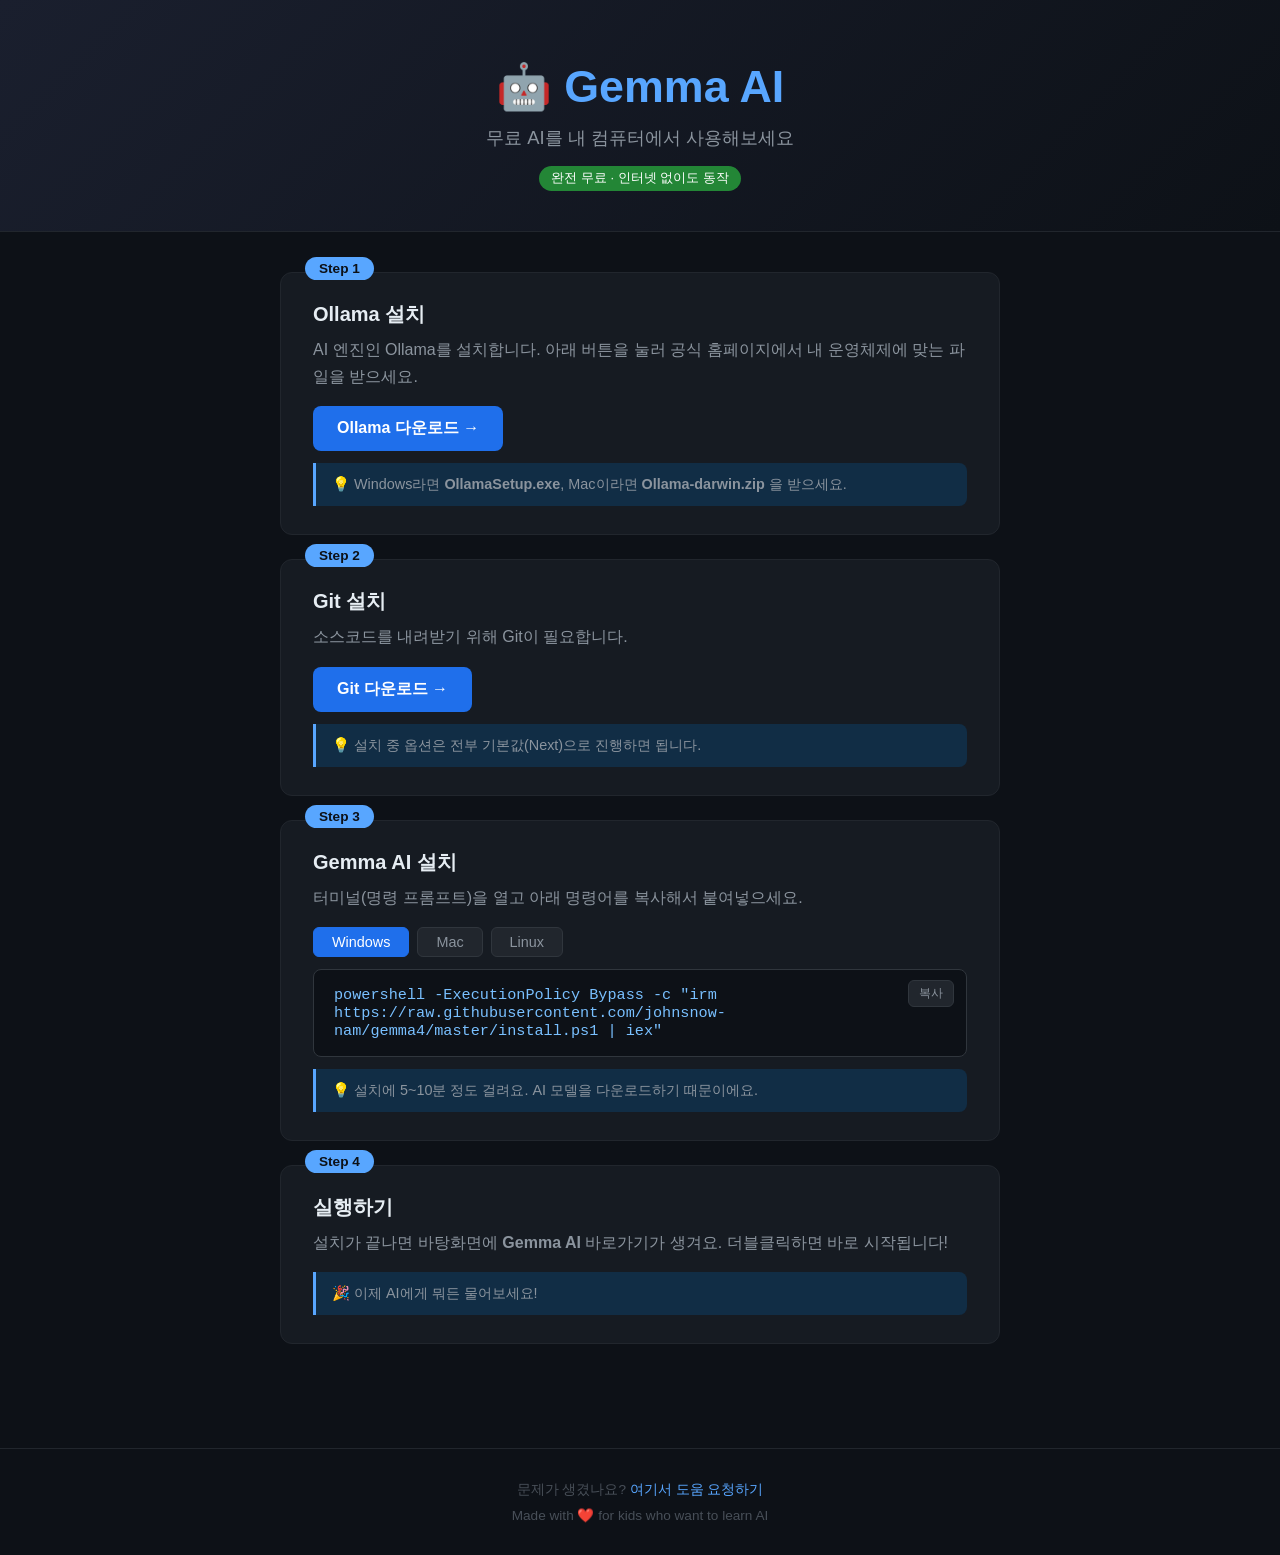
<file: index.html>
<!DOCTYPE html>
<html lang="ko">
<head>
  <meta charset="UTF-8">
  <meta name="viewport" content="width=device-width, initial-scale=1.0">
  <title>Gemma AI 설치 가이드</title>
  <style>
    * { box-sizing: border-box; margin: 0; padding: 0; }
    body {
      font-family: 'Segoe UI', sans-serif;
      background: #0d1117;
      color: #e6edf3;
      min-height: 100vh;
    }
    header {
      text-align: center;
      padding: 60px 20px 40px;
      background: linear-gradient(135deg, #1a1f2e, #0d1117);
      border-bottom: 1px solid #21262d;
    }
    header h1 { font-size: 2.8rem; color: #58a6ff; margin-bottom: 12px; }
    header p  { font-size: 1.15rem; color: #8b949e; max-width: 500px; margin: 0 auto; }
    .badge {
      display: inline-block;
      background: #238636;
      color: #fff;
      font-size: 0.8rem;
      padding: 4px 12px;
      border-radius: 20px;
      margin-top: 16px;
    }

    main { max-width: 760px; margin: 0 auto; padding: 40px 20px 80px; }

    .step {
      background: #161b22;
      border: 1px solid #21262d;
      border-radius: 12px;
      padding: 28px 32px;
      margin-bottom: 24px;
      position: relative;
    }
    .step-num {
      position: absolute;
      top: -16px;
      left: 24px;
      background: #58a6ff;
      color: #0d1117;
      font-weight: 700;
      font-size: 0.85rem;
      padding: 4px 14px;
      border-radius: 20px;
    }
    .step h2 { font-size: 1.25rem; margin-bottom: 8px; color: #e6edf3; }
    .step p  { color: #8b949e; line-height: 1.7; margin-bottom: 16px; }

    .btn {
      display: inline-block;
      padding: 12px 24px;
      border-radius: 8px;
      font-size: 1rem;
      font-weight: 600;
      text-decoration: none;
      cursor: pointer;
      transition: opacity 0.2s;
    }
    .btn:hover { opacity: 0.85; }
    .btn-blue  { background: #1f6feb; color: #fff; border: none; }
    .btn-green { background: #238636; color: #fff; border: none; }

    .code-block {
      background: #0d1117;
      border: 1px solid #30363d;
      border-radius: 8px;
      padding: 16px 20px;
      font-family: 'Courier New', monospace;
      font-size: 0.95rem;
      color: #79c0ff;
      position: relative;
      margin-top: 12px;
    }
    .copy-btn {
      position: absolute;
      top: 10px; right: 12px;
      background: #21262d;
      color: #8b949e;
      border: 1px solid #30363d;
      border-radius: 6px;
      padding: 4px 10px;
      font-size: 0.75rem;
      cursor: pointer;
    }
    .copy-btn:hover { background: #30363d; color: #e6edf3; }

    .os-tabs { display: flex; gap: 8px; margin-bottom: 12px; }
    .os-tab {
      padding: 6px 18px;
      border-radius: 6px;
      border: 1px solid #30363d;
      background: #21262d;
      color: #8b949e;
      cursor: pointer;
      font-size: 0.9rem;
    }
    .os-tab.active { background: #1f6feb; border-color: #1f6feb; color: #fff; }

    .os-content { display: none; }
    .os-content.active { display: block; }

    .tip {
      background: #112d45;
      border-left: 3px solid #58a6ff;
      padding: 12px 16px;
      border-radius: 0 8px 8px 0;
      margin-top: 12px;
      font-size: 0.9rem;
      color: #8b949e;
    }

    footer {
      text-align: center;
      padding: 32px;
      border-top: 1px solid #21262d;
      color: #484f58;
      font-size: 0.85rem;
    }
    footer a { color: #58a6ff; text-decoration: none; }
  </style>
</head>
<body>

<header>
  <h1>🤖 Gemma AI</h1>
  <p>무료 AI를 내 컴퓨터에서 사용해보세요</p>
  <span class="badge">완전 무료 · 인터넷 없이도 동작</span>
</header>

<main>

  <!-- Step 1: Ollama -->
  <div class="step">
    <span class="step-num">Step 1</span>
    <h2>Ollama 설치</h2>
    <p>AI 엔진인 Ollama를 설치합니다. 아래 버튼을 눌러 공식 홈페이지에서 내 운영체제에 맞는 파일을 받으세요.</p>
    <a class="btn btn-blue" href="https://ollama.com/download" target="_blank">Ollama 다운로드 →</a>
    <div class="tip">💡 Windows라면 <strong>OllamaSetup.exe</strong>, Mac이라면 <strong>Ollama-darwin.zip</strong> 을 받으세요.</div>
  </div>

  <!-- Step 2: Git -->
  <div class="step">
    <span class="step-num">Step 2</span>
    <h2>Git 설치</h2>
    <p>소스코드를 내려받기 위해 Git이 필요합니다.</p>
    <a class="btn btn-blue" href="https://git-scm.com/downloads" target="_blank">Git 다운로드 →</a>
    <div class="tip">💡 설치 중 옵션은 전부 기본값(Next)으로 진행하면 됩니다.</div>
  </div>

  <!-- Step 3: gemma4 설치 -->
  <div class="step">
    <span class="step-num">Step 3</span>
    <h2>Gemma AI 설치</h2>
    <p>터미널(명령 프롬프트)을 열고 아래 명령어를 복사해서 붙여넣으세요.</p>

    <div class="os-tabs">
      <button class="os-tab active" onclick="switchOS('win')">Windows</button>
      <button class="os-tab" onclick="switchOS('mac')">Mac</button>
      <button class="os-tab" onclick="switchOS('linux')">Linux</button>
    </div>

    <div id="os-win" class="os-content active">
      <div class="code-block">
        <button class="copy-btn" onclick="copyCode('win')">복사</button>
        <span id="code-win">powershell -ExecutionPolicy Bypass -c "irm https://raw.githubusercontent.com/johnsnow-nam/gemma4/master/install.ps1 | iex"</span>
      </div>
    </div>
    <div id="os-mac" class="os-content">
      <div class="code-block">
        <button class="copy-btn" onclick="copyCode('mac')">복사</button>
        <span id="code-mac">curl -sSL https://raw.githubusercontent.com/johnsnow-nam/gemma4/master/install.sh | bash</span>
      </div>
    </div>
    <div id="os-linux" class="os-content">
      <div class="code-block">
        <button class="copy-btn" onclick="copyCode('linux')">복사</button>
        <span id="code-linux">curl -sSL https://raw.githubusercontent.com/johnsnow-nam/gemma4/master/install.sh | bash</span>
      </div>
    </div>

    <div class="tip">💡 설치에 5~10분 정도 걸려요. AI 모델을 다운로드하기 때문이에요.</div>
  </div>

  <!-- Step 4: 실행 -->
  <div class="step">
    <span class="step-num">Step 4</span>
    <h2>실행하기</h2>
    <p>설치가 끝나면 바탕화면에 <strong>Gemma AI</strong> 바로가기가 생겨요. 더블클릭하면 바로 시작됩니다!</p>
    <div class="tip">🎉 이제 AI에게 뭐든 물어보세요!</div>
  </div>

</main>

<footer>
  <p>문제가 생겼나요? <a href="https://github.com/johnsnow-nam/gemma4/issues" target="_blank">여기서 도움 요청하기</a></p>
  <p style="margin-top:8px;">Made with ❤️ for kids who want to learn AI</p>
</footer>

<script>
  function switchOS(os) {
    document.querySelectorAll('.os-tab').forEach(t => t.classList.remove('active'));
    document.querySelectorAll('.os-content').forEach(c => c.classList.remove('active'));
    event.target.classList.add('active');
    document.getElementById('os-' + os).classList.add('active');
  }
  function copyCode(os) {
    const text = document.getElementById('code-' + os).innerText;
    navigator.clipboard.writeText(text).then(() => {
      event.target.innerText = '완료!';
      setTimeout(() => event.target.innerText = '복사', 1500);
    });
  }
</script>

</body>
</html>
</file>
